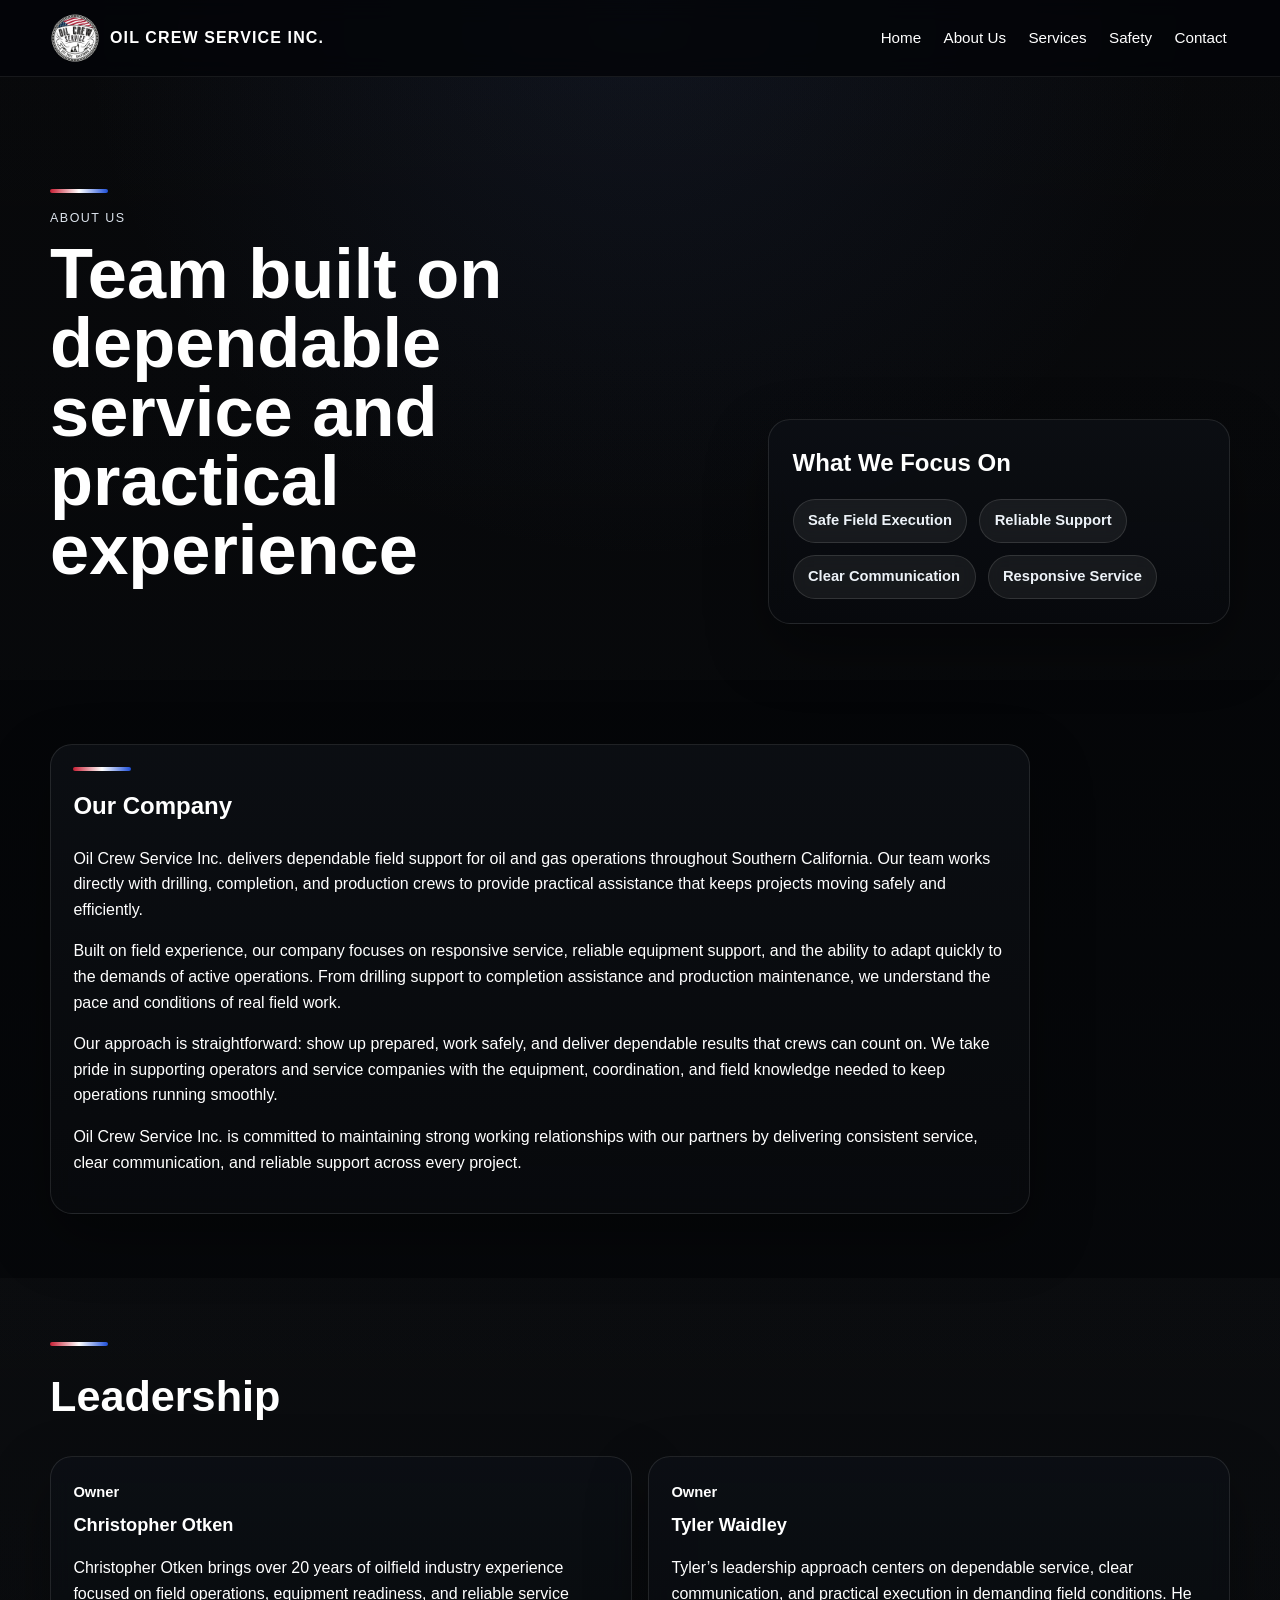
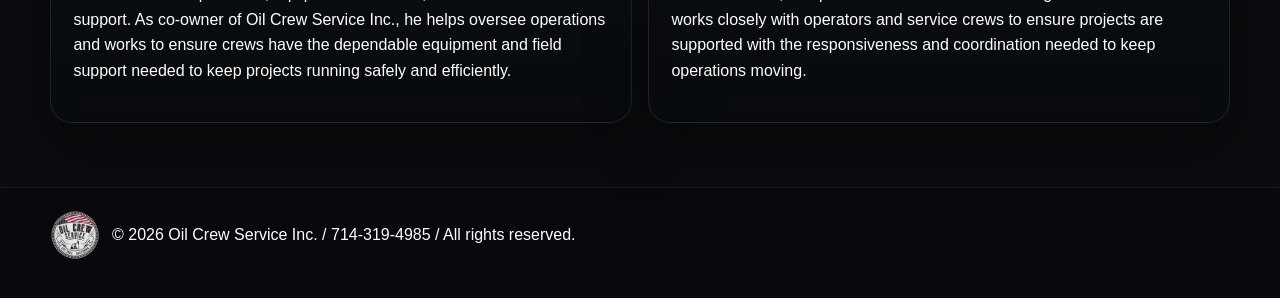
<file: about.html>
<!DOCTYPE html>
<html lang="en">
<head>
  <meta charset="UTF-8" />
  <meta name="viewport" content="width=device-width, initial-scale=1.0" />
  <title>About Us | Oil Crew Service Inc.</title>
  <meta name="description" content="Learn more about Oil Crew Service Inc., our field-first approach, and the leadership team behind our oilfield support services." />
  <meta name="theme-color" content="#0b0f14" />
  <link rel="icon" type="image/png" href="images/ocstrans.png">
  <link rel="icon" href="/images/octransfav.png" sizes="48x48" type="image/png">
  <link rel="stylesheet" href="styles.css" />
</head>
<body>
  <header class="topbar">
    <div class="container nav">
      <a href="index.html" class="brand" aria-label="Oil Crew Service Inc. home">
        <img src="images/ocstrans.png" alt="Oil Crew Service logo" class="brand-logo">
        <strong>Oil Crew Service Inc.</strong>
      </a>
      <button class="menu-toggle" aria-expanded="false" aria-controls="site-menu" aria-label="Open navigation menu">
        <span></span><span></span><span></span>
      </button>
      <nav class="nav-links" id="site-menu" aria-label="Main navigation">
        <a href="index.html">Home</a>
        <a href="about.html">About Us</a>
        <a href="services.html">Services</a>
        <a href="safety.html">Safety</a>
        <a href="contact.html">Contact</a>
      </nav>
    </div>
  </header>

  <main>
    <section class="about-page-hero section section-alt">
      <div class="container about-page-hero-inner">
        <div class="section-heading about-page-copy">
          <div class="accent-line"></div>
          <p class="services-kicker">About Us</p>
          <h1>Team built on dependable service and practical experience</h1>
        </div>

        <article class="card about-page-summary">
          <h2>What We Focus On</h2>
          <div class="services-badges">
            <span class="stat-pill">Safe Field Execution</span>
            <span class="stat-pill">Reliable Support</span>
            <span class="stat-pill">Clear Communication</span>
            <span class="stat-pill">Responsive Service</span>
          </div>
        </article>
      </div>
    </section>

    <section class="section">
      <div class="container">
        <div class="grid grid-1">
          <article class="card about-page-story">
            <div class="accent-line"></div>
            <h2>Our Company</h2>
            <p>
              Oil Crew Service Inc. delivers dependable field support for oil and gas operations throughout Southern California. Our team works directly with drilling, completion, and production crews to provide practical assistance that keeps projects moving safely and efficiently.
            </p>
            <p>
              Built on field experience, our company focuses on responsive service, reliable equipment support, and the ability to adapt quickly to the demands of active operations. From drilling support to completion assistance and production maintenance, we understand the pace and conditions of real field work.
            </p>
            <p>
              Our approach is straightforward: show up prepared, work safely, and deliver dependable results that crews can count on. We take pride in supporting operators and service companies with the equipment, coordination, and field knowledge needed to keep operations running smoothly.
            </p>
            <p>
              Oil Crew Service Inc. is committed to maintaining strong working relationships with our partners by delivering consistent service, clear communication, and reliable support across every project.
            </p>
          </article>
        </div>
      </div>
    </section>

    <section class="section section-alt">
      <div class="container">
        <div class="section-heading">
          <div class="accent-line"></div>
          <h2>Leadership</h2>
        </div>

        <div class="grid grid-2 leadership-grid">
          <article class="card leadership-card">
            <span class="owner-title">Owner</span>
            <h3>Christopher Otken</h3>
            <p>
              Christopher Otken brings over 20 years of oilfield industry experience focused on field operations, equipment readiness, and reliable service support. As co-owner of Oil Crew Service Inc., he helps oversee operations and works to ensure crews have the dependable equipment and field support needed to keep projects running safely and efficiently.
            </p>
          </article>

          <article class="card leadership-card">
            <span class="owner-title">Owner</span>
            <h3>Tyler Waidley</h3>
            <p>
              Tyler’s leadership approach centers on dependable service, clear communication, and practical execution in demanding field conditions. He works closely with operators and service crews to ensure projects are supported with the responsiveness and coordination needed to keep operations moving.
            </p>
          </article>
        </div>
      </div>
    </section>
  </main>

  <footer class="footer">
    <div class="container footer-inner">
      <div class="footer-brand">
        <img src="images/ocstrans.png" alt="Oil Crew Service logo">
        <span>© <span id="year"></span> Oil Crew Service Inc. / 714-319-4985 / All rights reserved.</span>
      </div>
    </div>
  </footer>

  <script>
    const menuToggle = document.querySelector('.menu-toggle');
    const navLinks = document.querySelector('.nav-links');

    if (menuToggle && navLinks) {
      menuToggle.addEventListener('click', () => {
        const isOpen = navLinks.classList.toggle('is-open');
        menuToggle.setAttribute('aria-expanded', String(isOpen));
        document.body.classList.toggle('menu-open', isOpen);
      });

      navLinks.querySelectorAll('a').forEach((link) => {
        link.addEventListener('click', () => {
          navLinks.classList.remove('is-open');
          menuToggle.setAttribute('aria-expanded', 'false');
          document.body.classList.remove('menu-open');
        });
      });
    }

    document.getElementById('year').textContent = new Date().getFullYear();
  </script>
</body>
</html>
</file>
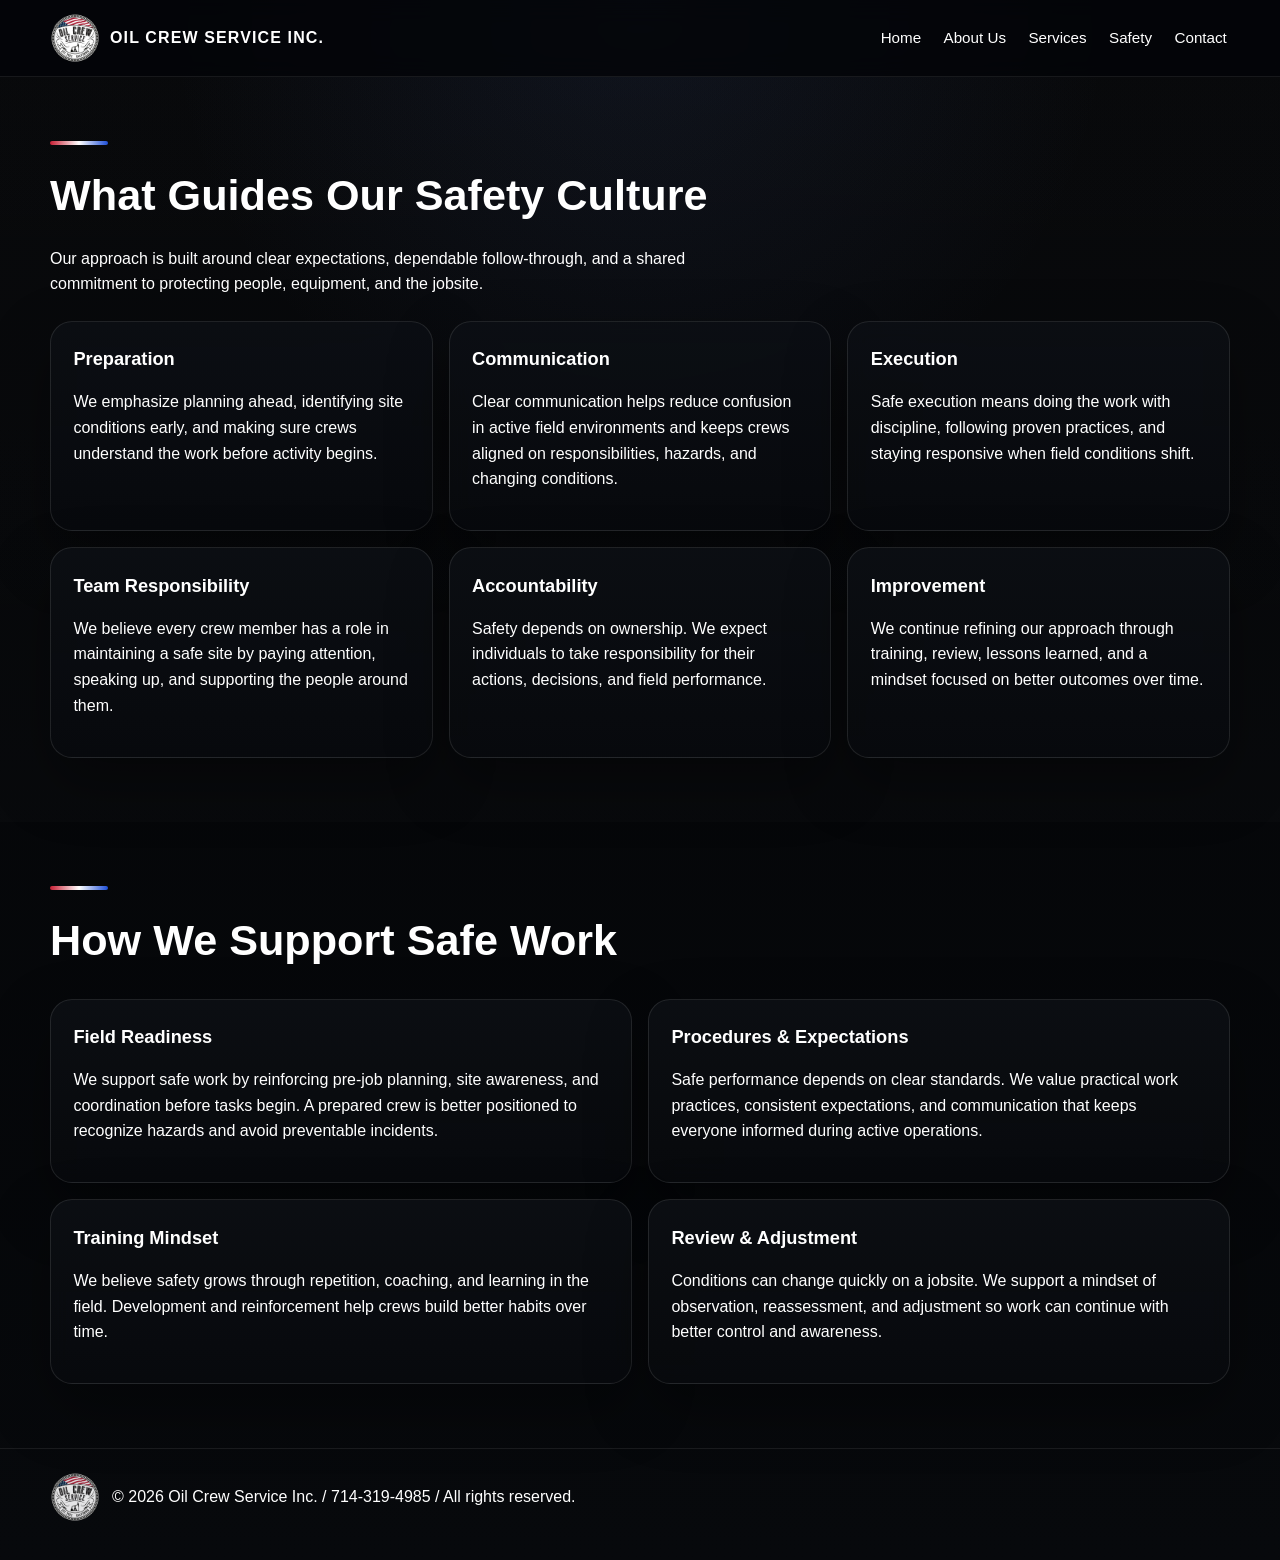
<file: safety.html>
<!DOCTYPE html>
<html lang="en">
<head>
  <meta charset="UTF-8" />
  <meta name="viewport" content="width=device-width, initial-scale=1.0" />
  <title>Safety | Oil Crew Service Inc.</title>
  <meta name="description" content="Learn about Oil Crew Service Inc.'s commitment to safe field execution, training, accountability, communication, and practical hazard awareness." />
  <meta name="theme-color" content="#0b0f14" />
  <link rel="stylesheet" href="styles.css" />
  <link rel="icon" type="image/png" href="images/ocstrans.png">
  <link rel="icon" href="/images/octransfav.png" sizes="48x48" type="image/png">
</head>
<body>
  <header class="topbar">
    <div class="container nav">
      <a href="index.html" class="brand" aria-label="Oil Crew Service Inc. home">
        <img src="images/ocstrans.png" alt="Oil Crew Service logo" class="brand-logo">
        <strong>Oil Crew Service Inc.</strong>
      </a>
      <button class="menu-toggle" aria-expanded="false" aria-controls="site-menu" aria-label="Open navigation menu">
        <span></span><span></span><span></span>
      </button>
      <nav class="nav-links" id="site-menu" aria-label="Main navigation">
        <a href="index.html">Home</a>
        <a href="about.html">About Us</a>
        <a href="services.html">Services</a>
        <a href="safety.html">Safety</a>
        <a href="contact.html">Contact</a>
      </nav>
    </div>
  </header>

  <main>
    <section class="section section-alt">
      <div class="container">
        <div class="section-heading">
          <div class="accent-line"></div>
          <h2>What Guides Our Safety Culture</h2>
          <p>Our approach is built around clear expectations, dependable follow-through, and a shared commitment to protecting people, equipment, and the jobsite.</p>
        </div>

        <div class="grid grid-3 safety-principles-grid">
          <article class="card safety-principle-card">
            <h3>Preparation</h3>
            <p>We emphasize planning ahead, identifying site conditions early, and making sure crews understand the work before activity begins.</p>
          </article>
          <article class="card safety-principle-card">
            <h3>Communication</h3>
            <p>Clear communication helps reduce confusion in active field environments and keeps crews aligned on responsibilities, hazards, and changing conditions.</p>
          </article>
          <article class="card safety-principle-card">
            <h3>Execution</h3>
            <p>Safe execution means doing the work with discipline, following proven practices, and staying responsive when field conditions shift.</p>
          </article>
          <article class="card safety-principle-card">
            <h3>Team Responsibility</h3>
            <p>We believe every crew member has a role in maintaining a safe site by paying attention, speaking up, and supporting the people around them.</p>
          </article>
          <article class="card safety-principle-card">
            <h3>Accountability</h3>
            <p>Safety depends on ownership. We expect individuals to take responsibility for their actions, decisions, and field performance.</p>
          </article>
          <article class="card safety-principle-card">
            <h3>Improvement</h3>
            <p>We continue refining our approach through training, review, lessons learned, and a mindset focused on better outcomes over time.</p>
          </article>
        </div>
      </div>
    </section>

    <section class="section">
      <div class="container">
        <div class="section-heading">
          <div class="accent-line"></div>
          <h2>How We Support Safe Work</h2>
        </div>

        <div class="grid grid-2 safety-support-grid">
          <article class="card">
            <h3>Field Readiness</h3>
            <p>We support safe work by reinforcing pre-job planning, site awareness, and coordination before tasks begin. A prepared crew is better positioned to recognize hazards and avoid preventable incidents.</p>
          </article>
          <article class="card">
            <h3>Procedures & Expectations</h3>
            <p>Safe performance depends on clear standards. We value practical work practices, consistent expectations, and communication that keeps everyone informed during active operations.</p>
          </article>
          <article class="card">
            <h3>Training Mindset</h3>
            <p>We believe safety grows through repetition, coaching, and learning in the field. Development and reinforcement help crews build better habits over time.</p>
          </article>
          <article class="card">
            <h3>Review & Adjustment</h3>
            <p>Conditions can change quickly on a jobsite. We support a mindset of observation, reassessment, and adjustment so work can continue with better control and awareness.</p>
          </article>
        </div>
      </div>
    </section>
  </main>

  <footer class="footer">
    <div class="container footer-inner">
      <div class="footer-brand">
        <img src="images/ocstrans.png" alt="Oil Crew Service logo">
        <span>© <span id="year"></span> Oil Crew Service Inc. / 714-319-4985 / All rights reserved.</span>
      </div>
    </div>
  </footer>

  <script>
    const menuToggle = document.querySelector('.menu-toggle');
    const navLinks = document.querySelector('.nav-links');

    if (menuToggle && navLinks) {
      menuToggle.addEventListener('click', () => {
        const isOpen = navLinks.classList.toggle('is-open');
        menuToggle.setAttribute('aria-expanded', String(isOpen));
        document.body.classList.toggle('menu-open', isOpen);
      });

      navLinks.querySelectorAll('a').forEach((link) => {
        link.addEventListener('click', () => {
          navLinks.classList.remove('is-open');
          menuToggle.setAttribute('aria-expanded', 'false');
          document.body.classList.remove('menu-open');
        });
      });
    }

    document.getElementById('year').textContent = new Date().getFullYear();
  </script>
</body>
</html>
</file>
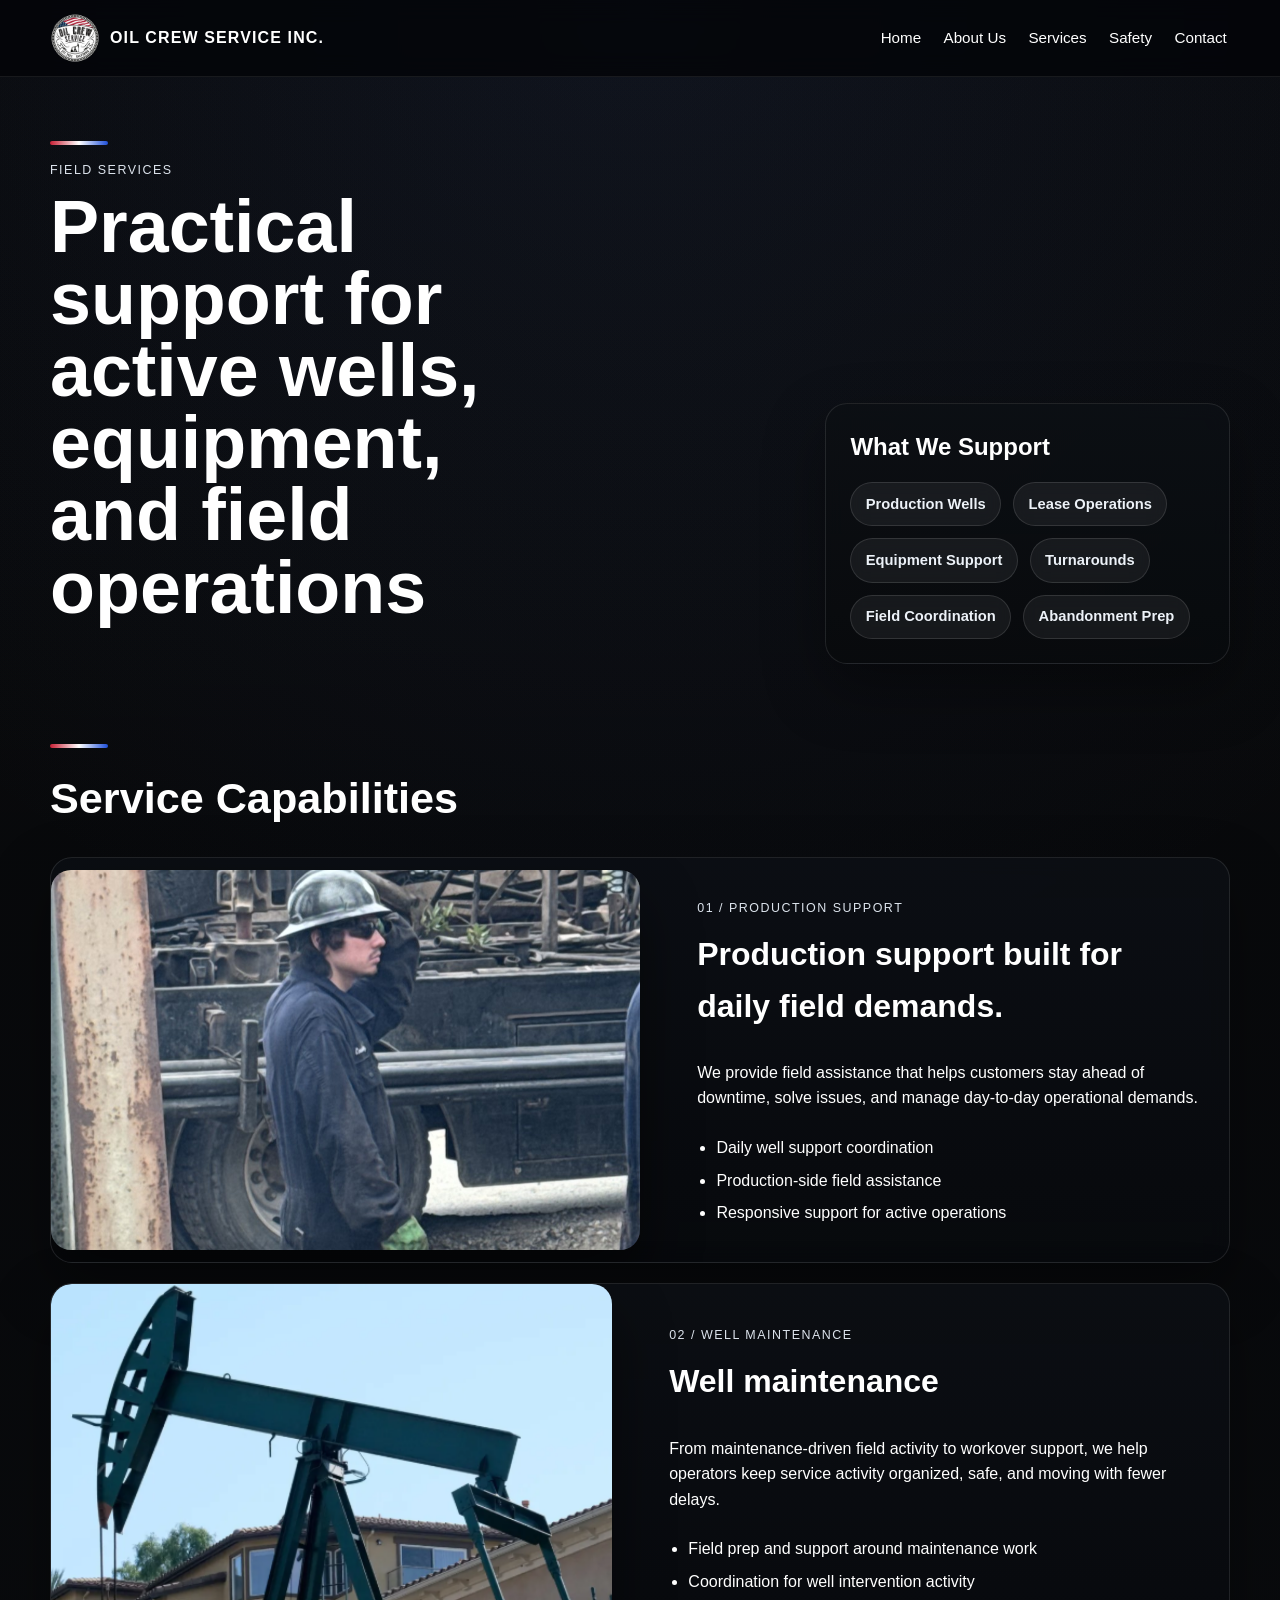
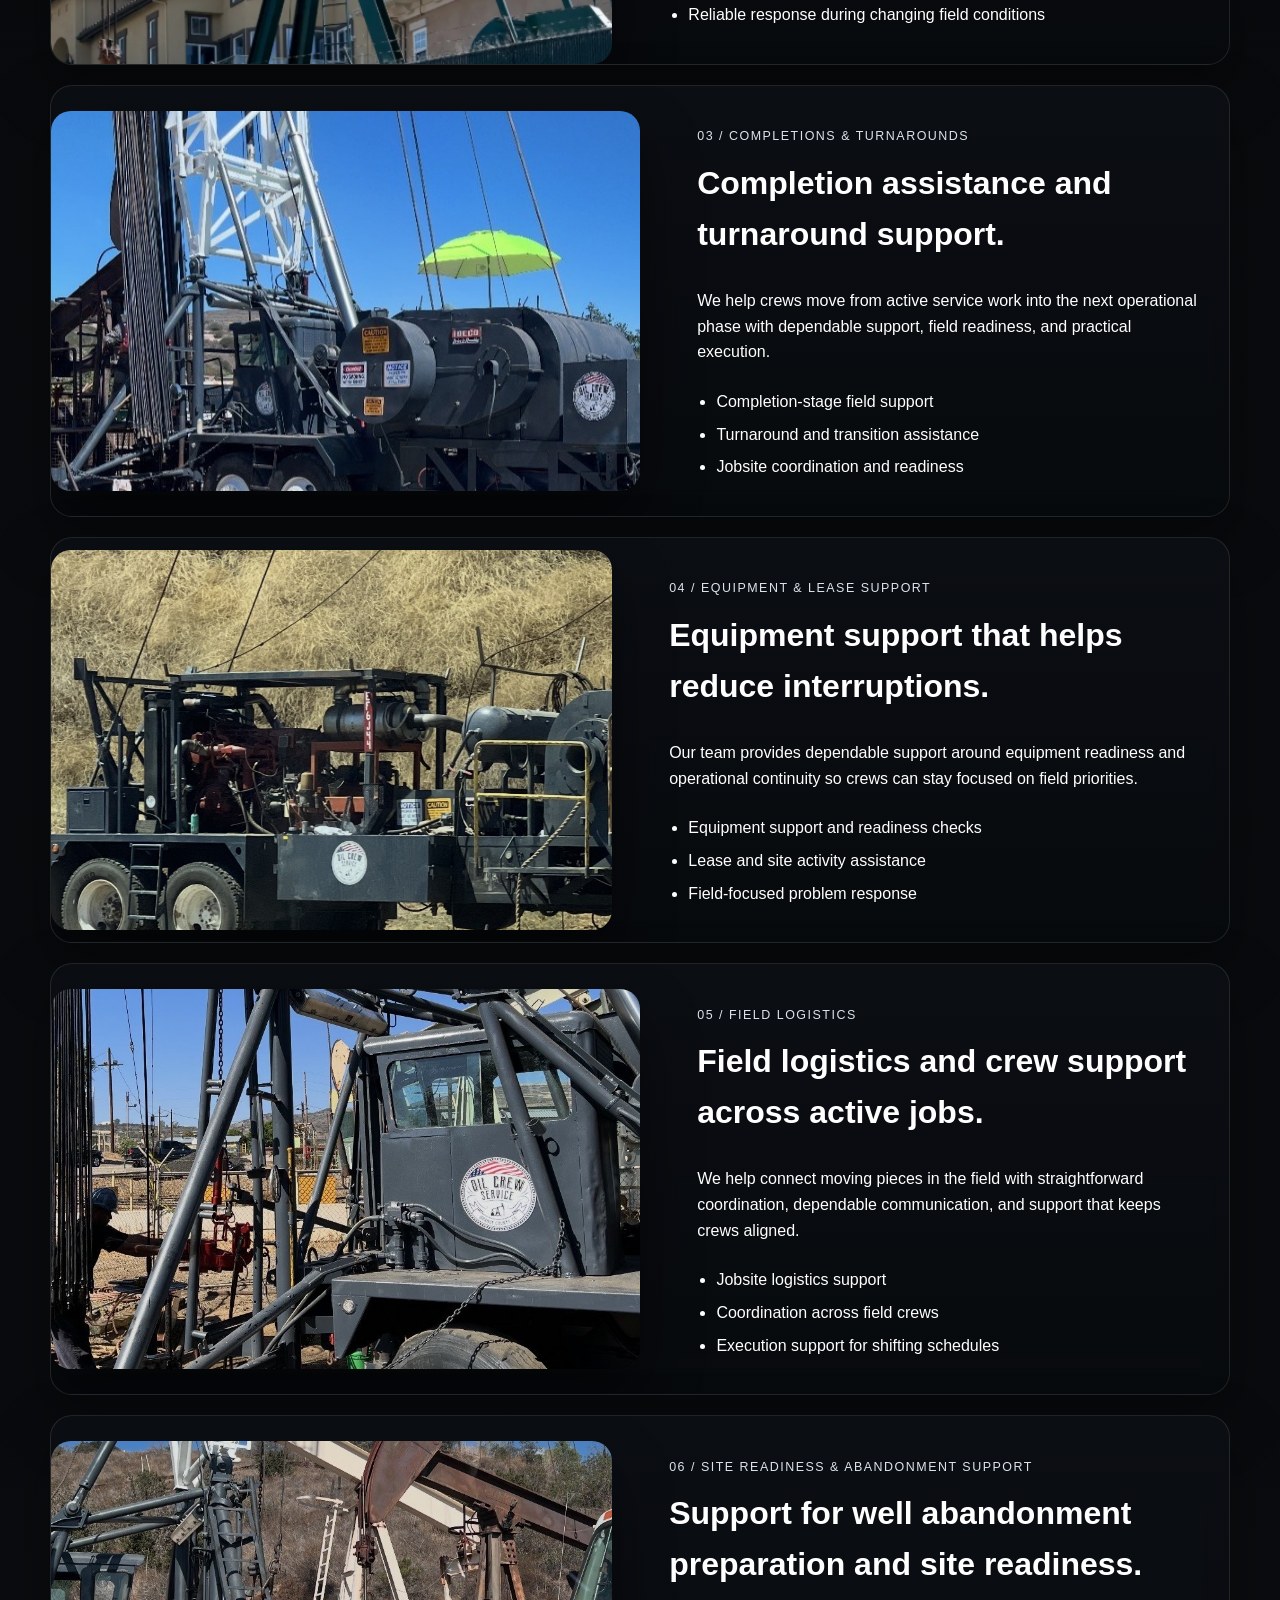
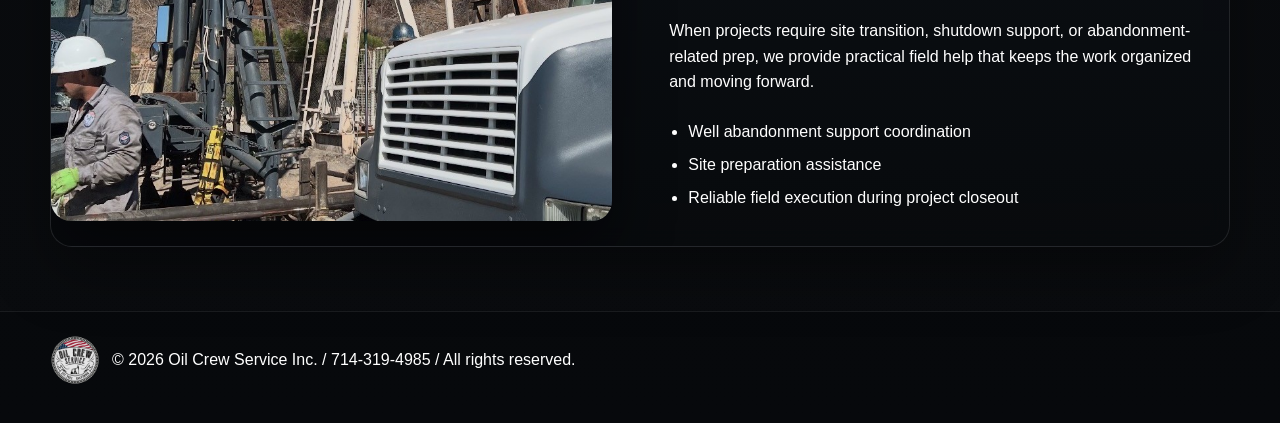
<file: services.html>
<!DOCTYPE html>
<html lang="en">
<head>
  <meta charset="UTF-8" />
  <meta name="viewport" content="width=device-width, initial-scale=1.0" />
  <title>Services | Oil Crew Service Inc.</title>
  <meta name="description" content="Explore Oil Crew Service Inc. field service capabilities, including production support, well maintenance, completions assistance, equipment support, logistics, and site readiness." />
  <meta name="theme-color" content="#0b0f14" />
  <link rel="icon" type="image/png" href="images/ocstrans.png">
  <link rel="icon" href="/images/octransfav.png" sizes="48x48" type="image/png">
  <link rel="stylesheet" href="styles.css" />
</head>
<body>
  <header class="topbar">
    <div class="container nav">
      <a href="index.html" class="brand" aria-label="Oil Crew Service Inc. home">
        <img src="images/ocstrans.png" alt="Oil Crew Service logo" class="brand-logo">
        <strong>Oil Crew Service Inc.</strong>
      </a>
      <button class="menu-toggle" aria-expanded="false" aria-controls="site-menu" aria-label="Open navigation menu">
        <span></span><span></span><span></span>
      </button>
      <nav class="nav-links" id="site-menu" aria-label="Main navigation">
        <a href="index.html">Home</a>
        <a href="about.html">About Us</a>
        <a href="services.html">Services</a>
        <a href="safety.html">Safety</a>
        <a href="contact.html">Contact</a>
      </nav>
    </div>
  </header>

  <main>

    <section id="service-list" class="section section-alt">
      <div class="container services-hero-inner">
        <div class="section-heading services-hero-copy">
          <div class="accent-line"></div>
          <p class="services-kicker">Field Services</p>
          <h1>Practical support for active wells, equipment, and field operations</h1>
        </div>

        <div class="services-hero-panel card">
          <h2>What We Support</h2>
          <div class="services-badges">
            <span class="stat-pill">Production Wells</span>
            <span class="stat-pill">Lease Operations</span>
            <span class="stat-pill">Equipment Support</span>
            <span class="stat-pill">Turnarounds</span>
            <span class="stat-pill">Field Coordination</span>
            <span class="stat-pill">Abandonment Prep</span>
          </div>
        </div>
      </div>
      <div class="container services-list-intro">
        <div class="section-heading">
          <div class="accent-line"></div>
          <h2>Service Capabilities</h2>
        </div>

        <div class="service-stack">
          <article class="service-feature card">
            <div class="service-feature-media">
              <img src="images/IMG_1576.jpg"/>
            </div>
            <div class="service-feature-copy">
              <p class="service-label">01 / Production Support</p>
              <h3>Production support built for daily field demands.</h3>
              <p>We provide field assistance that helps customers stay ahead of downtime, solve issues, and manage day-to-day operational demands.</p>
              <ul class="service-points">
                <li>Daily well support coordination</li>
                <li>Production-side field assistance</li>
                <li>Responsive support for active operations</li>
              </ul>
            </div>
          </article>

          <article class="service-feature card service-feature-reverse">
            <div class="service-feature-media">
              <img src="images/IMG_1550.png"/>
            </div>
            <div class="service-feature-copy">
              <p class="service-label">02 / Well Maintenance</p>
              <h3>Well maintenance</h3>
              <p>From maintenance-driven field activity to workover support, we help operators keep service activity organized, safe, and moving with fewer delays.</p>
              <ul class="service-points">
                <li>Field prep and support around maintenance work</li>
                <li>Coordination for well intervention activity</li>
                <li>Reliable response during changing field conditions</li>
              </ul>
            </div>
          </article>

          <article class="service-feature card">
            <div class="service-feature-media">
              <img src="images/IMG_1590.jpg"/>
            </div>
            <div class="service-feature-copy">
              <p class="service-label">03 / Completions & Turnarounds</p>
              <h3>Completion assistance and turnaround support.</h3>
              <p>We help crews move from active service work into the next operational phase with dependable support, field readiness, and practical execution.</p>
              <ul class="service-points">
                <li>Completion-stage field support</li>
                <li>Turnaround and transition assistance</li>
                <li>Jobsite coordination and readiness</li>
              </ul>
            </div>
          </article>

          <article class="service-feature card service-feature-reverse">
            <div class="service-feature-media">
              <img src="images/IMG_1584.jpg"/>
            </div>
            <div class="service-feature-copy">
              <p class="service-label">04 / Equipment & Lease Support</p>
              <h3>Equipment support that helps reduce interruptions.</h3>
              <p>Our team provides dependable support around equipment readiness and operational continuity so crews can stay focused on field priorities.</p>
              <ul class="service-points">
                <li>Equipment support and readiness checks</li>
                <li>Lease and site activity assistance</li>
                <li>Field-focused problem response</li>
              </ul>
            </div>
          </article>

          <article class="service-feature card">
            <div class="service-feature-media">
              <img src="images/IMG_1591.jpg"/>
            </div>
            <div class="service-feature-copy">
              <p class="service-label">05 / Field Logistics</p>
              <h3>Field logistics and crew support across active jobs.</h3>
              <p>We help connect moving pieces in the field with straightforward coordination, dependable communication, and support that keeps crews aligned.</p>
              <ul class="service-points">
                <li>Jobsite logistics support</li>
                <li>Coordination across field crews</li>
                <li>Execution support for shifting schedules</li>
              </ul>
            </div>
          </article>

          <article class="service-feature card service-feature-reverse">
            <div class="service-feature-media">
              <img src="images/IMG_1589.jpg"/>
            </div>
            <div class="service-feature-copy">
              <p class="service-label">06 / Site Readiness & Abandonment Support</p>
              <h3>Support for well abandonment preparation and site readiness.</h3>
              <p>When projects require site transition, shutdown support, or abandonment-related prep, we provide practical field help that keeps the work organized and moving forward.</p>
              <ul class="service-points">
                <li>Well abandonment support coordination</li>
                <li>Site preparation assistance</li>
                <li>Reliable field execution during project closeout</li>
              </ul>
            </div>
          </article>
        </div>
      </div>
    </section>
  </main>

  <footer class="footer">
    <div class="container footer-inner">
      <div class="footer-brand">
        <img src="images/ocstrans.png" alt="Oil Crew Service logo">
        <span>© <span id="year"></span> Oil Crew Service Inc. / 714-319-4985 / All rights reserved.</span>
      </div>
    </div>
  </footer>

  <script>
    const menuToggle = document.querySelector('.menu-toggle');
    const navLinks = document.querySelector('.nav-links');

    if (menuToggle && navLinks) {
      menuToggle.addEventListener('click', () => {
        const isOpen = navLinks.classList.toggle('is-open');
        menuToggle.setAttribute('aria-expanded', String(isOpen));
        document.body.classList.toggle('menu-open', isOpen);
      });

      navLinks.querySelectorAll('a').forEach((link) => {
        link.addEventListener('click', () => {
          navLinks.classList.remove('is-open');
          menuToggle.setAttribute('aria-expanded', 'false');
          document.body.classList.remove('menu-open');
        });
      });
    }

    document.getElementById('year').textContent = new Date().getFullYear();
  </script>
</body>
</html>
</file>
<file: styles.css>
:root {
  --black: #050608;
  --black-soft: rgba(10, 12, 16, 0.84);
  --panel-border: rgba(255, 255, 255, 0.1);
  --white: #ffffff;
  --white-soft: #dce3ec;
  --red: #c81f34;
  --red-soft: #ff6b7c;

  --blue: #1d4ed8;
  --blue-soft: #5a8bff;
  --shadow: 0 24px 60px rgba(0, 0, 0, 0.35);
  --radius: 22px;
  --max-width: 1180px;
}

* {
  box-sizing: border-box;
}

html {
  scroll-behavior: smooth;
}

body {
  margin: 0;
  font-family: Arial, Helvetica, sans-serif;
  background:
    radial-gradient(circle at top, rgba(73, 100, 169, 0.12), transparent 28%),
    linear-gradient(180deg, #030406 0%, #07090c 100%);
  color: var(--white);
  line-height: 1.6;
  overflow-x: hidden;
}

a {
  color: inherit;
  text-decoration: none;
}

.container {
  width: min(var(--max-width), calc(100% - 1.4rem));
  margin: 0 auto;
}

/* ===== Topbar / Nav ===== */

.topbar {
  position: sticky;
  top: 0;
  z-index: 100;
  backdrop-filter: blur(12px);
  background: rgba(4, 6, 9, 0.8);
  border-bottom: 1px solid rgba(255, 255, 255, 0.08);
}

.nav {
  min-height: 72px;
  display: flex;
  align-items: center;
  justify-content: space-between;
  gap: 1rem;
  padding: 0.8rem 0;
}

.brand {
  display: flex;
  flex-direction: column;
  gap: 0.18rem;
}

.brand strong {
  font-size: 1rem;
  letter-spacing: 0.07em;
  text-transform: uppercase;
}

.brand span {
  font-size: 0.82rem;
  letter-spacing: 0.05em;
  text-transform: uppercase;
  opacity: 0.9;
}

.nav-links {
  display: flex;
  flex-wrap: wrap;
  gap: 1rem;
  font-size: 0.95rem;
  align-items: center;
}

.nav-links a {
  padding: 0.45rem 0.2rem;
  position: relative;
}

.nav-links a:hover,
.nav-links a:focus-visible {
  color: var(--white);
}

.nav-links a::after {
  content: "";
  position: absolute;
  left: 0.2rem;
  right: 0.2rem;
  bottom: 0.1rem;
  height: 2px;
  border-radius: 999px;
  background: linear-gradient(90deg, var(--red), #ffffff, var(--blue));
  opacity: 0;
  transform: scaleX(0.4);
  transition: 0.2s ease;
}

.nav-links a:hover::after,
.nav-links a:focus-visible::after {
  opacity: 1;
  transform: scaleX(1);
}

.menu-toggle {
  display: none;
  width: 48px;
  height: 48px;
  border: 1px solid rgba(255, 255, 255, 0.14);
  border-radius: 14px;
  background: rgba(255, 255, 255, 0.05);
  align-items: center;
  justify-content: center;
  flex-direction: column;
  gap: 5px;
  cursor: pointer;
}

.menu-toggle span {
  width: 20px;
  height: 2px;
  background: var(--white);
  border-radius: 999px;
}

body.menu-open {
  overflow: hidden;
}

/* ===== Hero ===== */

.hero {
  position: relative;
  min-height: 100vh;
  display: flex;
  align-items: center;
  overflow: hidden;
}

.hero-content {
  position: relative;
  z-index: 10;
  padding: 7rem 0 4rem;
}

.hero-content h1 {
  margin: 0 0 1rem;
  font-size: clamp(2.7rem, 7vw, 5.4rem);
  line-height: 0.98;
  max-width: 10ch;
  text-wrap: balance;
}

.hero-text {
  max-width: 680px;
  font-size: 1.06rem;
  margin: 0 0 1.5rem;
}

.eyebrow {
  display: inline-flex;
  align-items: center;
  padding: 0.38rem 0.85rem;
  border-radius: 999px;
  margin-bottom: 1rem;
  font-size: 0.84rem;
  font-weight: 700;
  letter-spacing: 0.03em;
  color: #fff4f4;
  background: linear-gradient(90deg, rgba(200, 31, 52, 0.28), rgba(79, 134, 255, 0.22));
  border: 1px solid rgba(255, 255, 255, 0.12);
}

.hero-actions {
  display: flex;
  flex-wrap: wrap;
  gap: 0.85rem;
  margin-bottom: 1.5rem;
}

.hero-stats {
  display: flex;
  flex-wrap: wrap;
  gap: 0.75rem;
  margin: 0 0 1.25rem;
}

.stat-pill {
  padding: 0.58rem 0.9rem;
  border: 1px solid rgba(255, 255, 255, 0.12);
  background: rgba(255, 255, 255, 0.06);
  border-radius: 999px;
  color: #edf2f8;
  font-size: 0.92rem;
  font-weight: 700;
  backdrop-filter: blur(8px);
}

.hero-cards,
.grid {
  display: grid;
  gap: 1rem;
}

.hero-cards {
  grid-template-columns: repeat(3, minmax(0, 1fr));
  max-width: 820px;
}

/* ===== Buttons / Cards ===== */

.btn {
  display: inline-flex;
  align-items: center;
  justify-content: center;
  padding: 0.95rem 1.25rem;
  border-radius: 999px;
  font-weight: 700;
  border: 1px solid transparent;
  transition: transform 0.18s ease, background 0.18s ease, border-color 0.18s ease;
}

.btn:hover,
.btn:focus-visible {
  transform: translateY(-1px);
}

.btn-primary {
  color: #ffffff;
  background: linear-gradient(135deg, #4a2c17, #7a4a24);
  box-shadow: 0 18px 38px rgba(0, 0, 0, 0.35);
}

.btn-secondary {
  color: var(--white);
  background: rgba(255, 255, 255, 0.06);
  border-color: rgba(255, 255, 255, 0.16);
}

.contact-btn {
  margin-top: 0.75rem;
}

.mini-card,
.card {
  background: linear-gradient(180deg, rgba(12, 15, 20, 0.92), rgba(8, 10, 13, 0.9));
  border: 1px solid var(--panel-border);
  border-radius: var(--radius);
  box-shadow: var(--shadow);
  backdrop-filter: blur(10px);
  transition: transform 0.18s ease, border-color 0.18s ease, box-shadow 0.18s ease;
}

.mini-card {
  padding: 1rem;
}

.card {
  padding: 1.4rem;
}

.card:hover,
.mini-card:hover {
  transform: translateY(-3px);
  border-color: rgba(255, 255, 255, 0.16);
}

.mini-card strong {
  display: block;
  margin-bottom: 0.3rem;
  font-size: 1.06rem;
}

.card h2,
.card h3,
.section-heading h2 {
  margin-top: 0;
}

.card h3 {
  margin-bottom: 0.45rem;
  font-size: 1.14rem;
}

/* ===== Background Scene ===== */

.hero-background {
  position: absolute;
  inset: 0;
  z-index: 1;
  overflow: hidden;
}

.sky-gradient {
  position: absolute;
  inset: 0;
  background:
    radial-gradient(circle at 50% 34%, rgba(255, 192, 108, 0.34), transparent 15%),
    linear-gradient(
      180deg,
      #284b97 0%,
      #6483d8 18%,
      #f4a35e 42%,
      #db6344 58%,
      #52262a 78%,
      #090b0e 100%
    );
}

.sun-glow {
  position: absolute;
  width: 48rem;
  height: 48rem;
  border-radius: 50%;
  left: 50%;
  top: 29%;
  transform: translate(-50%, -50%);
  background: radial-gradient(circle, rgba(255, 203, 128, 0.62) 0%, rgba(255, 142, 74, 0.24) 34%, rgba(255, 98, 52, 0.08) 62%, transparent 78%);
  filter: blur(42px);
}

.sun-disk {
  position: absolute;
  left: 50%;
  top: 31%;
  transform: translate(-50%, -50%);
  width: clamp(130px, 14vw, 220px);
  height: clamp(130px, 14vw, 220px);
  border-radius: 50%;
  background: radial-gradient(circle, #fff3d0 0%, #ffc978 38%, #ff8e52 72%, rgba(255, 142, 82, 0.18) 100%);
  box-shadow: 0 0 100px rgba(255, 160, 88, 0.35);
  opacity: 0.96;
}

.cloud {
  position: absolute;
  height: 28px;
  border-radius: 999px;
  background: rgba(255, 255, 255, 0.11);
  filter: blur(10px);
  opacity: 0.8;
}

.cloud::before,
.cloud::after {
  content: "";
  position: absolute;
  background: rgba(255, 255, 255, 0.12);
  border-radius: 999px;
}

.cloud-1 {
  width: 220px;
  left: 15%;
  top: 16%;
}

.cloud-1::before {
  width: 100px;
  height: 34px;
  left: 22px;
  top: -12px;
}

.cloud-1::after {
  width: 140px;
  height: 38px;
  right: 18px;
  top: -8px;
}

.cloud-2 {
  width: 260px;
  right: 14%;
  top: 20%;
}

.cloud-2::before {
  width: 120px;
  height: 36px;
  left: 20px;
  top: -10px;
}

.cloud-2::after {
  width: 155px;
  height: 40px;
  right: 18px;
  top: -6px;
}

.scene {
  position: absolute;
  inset: 0;
  overflow: hidden;
}

.hill {
  position: absolute;
  left: -28%;
  width: 160%;
  border-radius: 50%;
}

.hill-far {
  bottom: 21%;
  left: -30%;
  width: 166%;
  height: 32%;
  background: linear-gradient(180deg, #574431 0%, #382a24 70%, #2a2221 100%);
  transform: rotate(-3deg);
}

.hill-mid {
  bottom: 12%;
  left: -24%;
  width: 156%;
  height: 26%;
  background: linear-gradient(180deg, #473728 0%, #2c221f 72%, #1f1919 100%);
  transform: rotate(2deg);
}

.hill-near {
  bottom: 4.5%;
  left: -26%;
  width: 160%;
  height: 22%;
  background: linear-gradient(180deg, #2c231d 0%, #181517 100%);
  box-shadow: inset 0 24px 90px rgba(255, 145, 76, 0.14);
}

.hill-seam-cover {
  position: absolute;
  right: -12%;
  bottom: 13.5%;
  width: 42%;
  height: 23%;
  background: linear-gradient(180deg, #433329 0%, #241d1d 100%);
  border-radius: 50%;
  transform: rotate(-6deg);
  opacity: 0.98;
}

.ground-line {
  position: absolute;
  left: 0;
  right: 0;
  bottom: 11.6%;
  height: 1px;
  background: linear-gradient(90deg, transparent, rgba(255, 213, 167, 0.28), transparent);
}

.ground {
  position: absolute;
  left: 0;
  right: 0;
  bottom: 0;
  height: 13%;
  background:
    linear-gradient(180deg, rgba(31, 25, 25, 0.98), rgba(5, 6, 8, 1)),
    repeating-linear-gradient(
      90deg,
      rgba(255, 255, 255, 0.02) 0 2px,
      transparent 2px 16px
    );
}

/* ===== Bushes ===== */

.bushes {
  position: absolute;
  left: -4%;
  width: 108%;
  background-repeat: repeat-x;
  background-size: 160px 100%;
  opacity: 0.98;
}

.bushes-front {
  bottom: 4.1%;
  height: 76px;
  background-image:
    radial-gradient(circle at 16px 70px, #2b4f16 0 24px, transparent 25px),
    radial-gradient(circle at 48px 56px, #355f1d 0 30px, transparent 31px),
    radial-gradient(circle at 85px 72px, #234311 0 24px, transparent 25px),
    radial-gradient(circle at 118px 54px, #2f5718 0 28px, transparent 29px),
    radial-gradient(circle at 152px 68px, #254713 0 24px, transparent 25px);
  opacity: 0.95;
}

.brush-scatter {
  position: absolute;
  inset: 0;
  pointer-events: none;
  opacity: 0.95;
}

.brush-clump {
  position: absolute;
  width: 180px;
  height: 90px;
  background-repeat: no-repeat;
  background-image:
    radial-gradient(circle at 16px 62px, #2b4f16 0 12px, transparent 13px),
    radial-gradient(circle at 38px 54px, #355f1d 0 15px, transparent 16px),
    radial-gradient(circle at 63px 67px, #234311 0 13px, transparent 14px),
    radial-gradient(circle at 88px 52px, #2f5718 0 16px, transparent 17px),
    radial-gradient(circle at 116px 64px, #254713 0 14px, transparent 15px),
    radial-gradient(circle at 142px 58px, #31551c 0 13px, transparent 14px);
  filter: blur(0.15px);
}

/* lower / mid hill */
.brush-a { left: 8%; bottom: 21.5%; transform: scale(0.72); opacity: 0.45; }
.brush-b { left: 18%; bottom: 17.8%; transform: scale(0.82); opacity: 0.55; }
.brush-c { left: 31%; bottom: 23.2%; transform: scale(0.62); opacity: 0.42; }
.brush-d { left: 42%; bottom: 18.6%; transform: scale(0.76); opacity: 0.52; }
.brush-e { left: 55%; bottom: 22.4%; transform: scale(0.64); opacity: 0.40; }
.brush-f { left: 67%; bottom: 17.2%; transform: scale(0.86); opacity: 0.58; }
.brush-g { left: 79%; bottom: 20.8%; transform: scale(0.68); opacity: 0.46; }
.brush-h { left: 88%; bottom: 15.9%; transform: scale(0.94); opacity: 0.62; }

.brush-mid-1 { left: 12%; bottom: 12.8%; transform: scale(0.92); opacity: 0.62; }
.brush-mid-2 { left: 26%; bottom: 10.8%; transform: scale(1.02); opacity: 0.70; }
.brush-mid-3 { left: 48%; bottom: 13.4%; transform: scale(0.88); opacity: 0.58; }
.brush-mid-4 { left: 62%; bottom: 11.2%; transform: scale(1.05); opacity: 0.72; }
.brush-mid-5 { left: 84%; bottom: 12.6%; transform: scale(0.94); opacity: 0.64; }

/* upper hill */
.brush-upper-mid-1 { left: 12%; bottom: 28%; transform: scale(0.56); opacity: 0.36; }
.brush-upper-mid-2 { left: 28%; bottom: 27.5%; transform: scale(0.58); opacity: 0.38; }
.brush-upper-mid-3 { left: 47%; bottom: 29%; transform: scale(0.54); opacity: 0.34; }
.brush-upper-mid-4 { left: 63%; bottom: 27.8%; transform: scale(0.60); opacity: 0.40; }
.brush-upper-mid-5 { left: 78%; bottom: 29.5%; transform: scale(0.55); opacity: 0.35; }

/* top hill */
.brush-top-1 { left: 6%; bottom: 31%; transform: scale(0.50); opacity: 0.32; }
.brush-top-2 { left: 20%; bottom: 32%; transform: scale(0.46); opacity: 0.30; }
.brush-top-3 { left: 35%; bottom: 30.5%; transform: scale(0.48); opacity: 0.31; }
.brush-top-4 { left: 50%; bottom: 33%; transform: scale(0.44); opacity: 0.28; }
.brush-top-5 { left: 66%; bottom: 31.5%; transform: scale(0.50); opacity: 0.32; }
.brush-top-6 { left: 80%; bottom: 32%; transform: scale(0.46); opacity: 0.29; }

/* far / skyline */
.brush-far-1 { left: 6%; bottom: 38%; transform: scale(0.38); opacity: 0.25; }
.brush-far-2 { left: 18%; bottom: 39%; transform: scale(0.36); opacity: 0.24; }
.brush-far-3 { left: 32%; bottom: 37.5%; transform: scale(0.40); opacity: 0.26; }
.brush-far-4 { left: 48%; bottom: 39%; transform: scale(0.34); opacity: 0.23; }
.brush-far-5 { left: 62%; bottom: 38%; transform: scale(0.38); opacity: 0.25; }
.brush-far-6 { left: 76%; bottom: 39.5%; transform: scale(0.35); opacity: 0.23; }
.brush-far-7 { left: 90%; bottom: 38%; transform: scale(0.36); opacity: 0.24; }

/* ===== Pumpjacks ===== */

.pumpjack {
  position: absolute;
  color: #060708;
  filter: drop-shadow(0 20px 24px rgba(0, 0, 0, 0.28));
  transform-origin: bottom center;
}

/* scattered across hills */
.pumpjack-left {
  left: 3%;
  bottom: 19%;
  width: 260px;
  height: 192px;
  opacity: 0.82;
}

.pumpjack-mid-left {
  left: 20%;
  bottom: 43%;
  width: 220px;
  height: 162px;
  opacity: 0.84;
}

.pumpjack-center {
  left: 50%;
  bottom: 15%;
  width: 440px;
  height: 325px;
  transform: translateX(-50%);
  opacity: 1;
}

.pumpjack-mid-right {
  left: 75%;
  bottom: 47%;
  width: 245px;
  height: 180px;
  opacity: 0.84;
}

.pumpjack-right {
  right: 2%;
  bottom: 18%;
  width: 290px;
  height: 214px;
  opacity: 0.85;
}

.pumpjack-base {
  position: absolute;
  left: 14%;
  bottom: 0;
  width: 52%;
  height: 18px;
  background: currentColor;
  border-radius: 999px;
}

.pumpjack-tower {
  position: absolute;
  left: 29%;
  bottom: 8px;
  width: 25%;
  height: 60%;
  background:
    linear-gradient(currentColor, currentColor) 28% 0 / 2px 100% no-repeat,
    linear-gradient(currentColor, currentColor) 72% 0 / 2px 100% no-repeat;
}

.pumpjack-tower::before,
.pumpjack-tower::after {
  content: "";
  position: absolute;
  bottom: 0;
  width: 5px;
  height: 100%;
  background: currentColor;
  border-radius: 999px;
}

.pumpjack-tower::before {
  left: 8%;
  transform: skewX(-16deg);
  box-shadow: 16px 0 0 currentColor;
}

.pumpjack-tower::after {
  right: 8%;
  transform: skewX(16deg);
  box-shadow: -16px 0 0 currentColor;
}

.pumpjack-tower span {
  position: absolute;
  left: 4%;
  right: 4%;
  height: 4px;
  background: currentColor;
  border-radius: 999px;
}

.pumpjack-tower span:nth-child(1) { bottom: 21%; }
.pumpjack-tower span:nth-child(2) { bottom: 41%; }
.pumpjack-tower span:nth-child(3) { bottom: 61%; }

.pumpjack-head {
  position: absolute;
  left: 10%;
  top: 32%;
  width: 58%;
  height: 20%;
  transform-origin: 32% 48%;
  animation: pumpjack-rock 3s ease-in-out infinite;
}

.beam {
  position: absolute;
  left: 16%;
  top: 37%;
  width: 70%;
  height: 8px;
  background: currentColor;
  border-radius: 999px;
}

.beam::before {
  content: "";
  position: absolute;
  left: -2%;
  top: -1px;
  width: 14%;
  height: 8px;
  background: currentColor;
  border-radius: 999px;
}

.beam::after {
  content: "";
  position: absolute;
  right: -1%;
  top: 50%;
  width: 11%;
  height: 4px;
  background: currentColor;
  border-radius: 999px;
  transform: translateY(-50%) rotate(2deg);
  transform-origin: left center;
}

.horsehead {
  position: absolute;
  left: 4%;
  top: -6%;
  width: 24%;
  height: 116%;
  background: currentColor;
  clip-path: polygon(78% 0, 96% 8%, 90% 100%, 44% 100%, 28% 90%, 18% 72%, 16% 55%, 20% 36%, 31% 18%, 48% 5%);
}

.horsehead::before {
  content: "";
  position: absolute;
  left: 52%;
  top: 80%;
  width: 6px;
  height: 22%;
  background: currentColor;
  border-radius: 999px;
}

.horsehead::after {
  content: "";
  position: absolute;
  left: 48%;
  top: 97%;
  width: 14%;
  height: 7px;
  background: currentColor;
  border-radius: 999px;
  transform: translateX(-50%);
}

.pivot {
  position: absolute;
  left: 30%;
  top: 15%;
  width: 10.5%;
  aspect-ratio: 1;
  border-radius: 50%;
  background: currentColor;
}

.counterweight {
  position: absolute;
  left: 42%;
  top: 8%;
  width: 11%;
  height: 30%;
  background: currentColor;
  border-radius: 3px;
  transform: rotate(-18deg);
}

.pumpjack-head::before {
  content: "";
  position: absolute;
  left: 16.5%;
  top: 58%;
  width: 1.3%;
  height: 45%;
  background: currentColor;
  box-shadow: 10px 0 0 currentColor;
  opacity: 0.95;
}

/* static rod */
.pumpjack-rod {
  position: absolute;
  left: 20%;
  top: 46%;
  width: 1.2%;
  height: 50%;
  background: currentColor;
  border-radius: 999px;
  transform: translateY(0);
  animation: none;
}

/* old support removed */
.pumpjack-support {
  display: none;
}

/* crank assembly */
.pumpjack-crank {
  position: absolute;
  left: 50%;
  top: 75%;
  width: 18%;
  height: 18%;
  animation: crankSpin 3s linear infinite;
  transform-origin: 50% 50%;
}

.pumpjack-wheel {
  position: absolute;
  inset: 0;
  border: 4px solid currentColor;
  border-radius: 50%;
  box-sizing: border-box;
}

.pumpjack-wheel::before {
  content: "";
  position: absolute;
  left: 50%;
  top: 50%;
  width: 18%;
  height: 18%;
  background: currentColor;
  border-radius: 50%;
  transform: translate(-50%, -50%);
}

.pumpjack-arm {
  position: absolute;
  left: 50%;
  top: 50%;
  width: 42%;
  height: 4px;
  background: currentColor;
  border-radius: 999px;
  transform-origin: 0% 50%;
  transform: translateY(-50%) rotate(25deg);
}

.pumpjack-pin {
  position: absolute;
  left: 79%;
  top: 50%;
  width: 10%;
  aspect-ratio: 1;
  background: currentColor;
  border-radius: 50%;
  transform: translate(-50%, -50%);
}

.pumpjack-pitman {
  position: absolute;
  left: 52%;
  top: 34%;
  width: 45%;
  height: 4px;
  background: currentColor;
  border-radius: 999px;
  transform-origin: left center;
  transform: rotate(79deg);
}

/* ===== Sections ===== */

.section {
  padding: 4rem 0;
}

.section-alt {
  background: linear-gradient(180deg, rgba(255, 255, 255, 0.02), rgba(255, 255, 255, 0.01));
}

.section-heading {
  max-width: 760px;
  margin-bottom: 1.5rem;
}

.section-heading h2 {
  margin-bottom: 0.45rem;
  font-size: clamp(1.9rem, 4vw, 2.7rem);
}

.section-heading p {
  max-width: 720px;
}

.accent-line {
  width: 58px;
  height: 4px;
  border-radius: 999px;
  margin-bottom: 1rem;
  background: linear-gradient(
    90deg,
    var(--red) 0%,
    #ffffff 50%,
    var(--blue) 100%
  );
}

.grid-1 {
  grid-template-columns: 1fr;
}

.grid-2 {
  grid-template-columns: repeat(2, minmax(0, 1fr));
}

.grid-3 {
  grid-template-columns: repeat(3, minmax(0, 1fr));
}

.owner-title {
  display: inline-block;
  margin-bottom: 0.35rem;
  font-weight: 700;
  color: #ffffff;
  font-size: 0.92rem;
}

#contact .card,
#owners .card,
#services .card {
  min-height: 100%;
}

/* ===== Service area / gallery ===== */

.service-area-grid {
  align-items: stretch;
}

.service-map {
  height: 400px;
  border-radius: 14px;
  overflow: hidden;
  margin-top: 0.5rem;
  border: 1px solid rgba(255, 255, 255, 0.08);
}

.carousel {
  width: 100%;
  max-width: 1200px;
  margin: auto;
  position: relative;
  overflow: hidden;
  padding: 0;
}

.carousel img {
  display: block;
  width: 100%;
  height: min(72vh, 900px);
  min-height: 320px;
  object-fit: cover;
  object-position: center;
  border-radius: var(--radius);
}

.carousel-btn {
  position: absolute;
  top: 50%;
  transform: translateY(-50%);
  font-size: 2rem;
  background: rgba(0, 0, 0, 0.55);
  color: #fff;
  border: none;
  width: 52px;
  height: 52px;
  border-radius: 999px;
  cursor: pointer;
  z-index: 2;
}

.carousel-btn-prev {
  left: 16px;
}

.carousel-btn-next {
  right: 16px;
}

.carousel-btn:hover,
.carousel-btn:focus-visible {
  background: rgba(0, 0, 0, 0.72);
}

/* ===== Footer ===== */

.footer {
  border-top: 1px solid rgba(255, 255, 255, 0.08);
  padding: 1.4rem 0 2.4rem;
}

.footer-inner {
  display: flex;
  justify-content: space-between;
  gap: 1rem;
  flex-wrap: wrap;
}

/* ===== Animations ===== */

@keyframes pumpjack-rock {
  0%, 100% { transform: rotate(-6deg); }
  50% { transform: rotate(6deg); }
}

@keyframes crankSpin {
  from { transform: rotate(0deg); }
  to { transform: rotate(360deg); }
}

/* ===== Motion preference ===== */

@media (prefers-reduced-motion: reduce) {
  .pumpjack-head,
  .pumpjack-crank {
    animation: none;
  }
}

/* ===== Responsive ===== */

@media (max-width: 980px) {
  .hero {
    min-height: auto;
  }

  .hero-content {
    padding-top: 6rem;
    padding-bottom: 4rem;
  }

  .hero-cards,
  .grid-2,
  .grid-3 {
    grid-template-columns: 1fr;
  }

  .brush-c,
  .brush-e,
  .brush-g,
  .brush-mid-3 {
    display: none;
  }

  .pumpjack-left {
    left: 1%;
    bottom: 18%;
    width: 210px;
    height: 155px;
  }

  .pumpjack-mid-left {
    left: 22%;
    bottom: 34%;
    width: 170px;
    height: 126px;
  }

  .pumpjack-center {
    bottom: 13%;
    width: 340px;
    height: 251px;
  }

  .pumpjack-mid-right {
    left: 68%;
    bottom: 28%;
    width: 185px;
    height: 136px;
  }

  .pumpjack-right {
    right: 1%;
    bottom: 17%;
    width: 225px;
    height: 166px;
  }

  .pumpjack-head {
    top: 28%;
  }

  .pumpjack-rod {
    top: 46%;
    height: 46%;
  }
}

@media (max-width: 760px) {
  .menu-toggle {
    display: inline-flex;
  }

  .nav {
    flex-direction: row;
    align-items: center;
    position: relative;
  }

  .nav-links {
    position: absolute;
    top: 72px;
    left: 0;
    right: 0;
    display: flex;
    flex-direction: column;
    align-items: flex-start;
    gap: 0;
    padding: 1rem;
    background: rgba(4, 6, 9, 0.98);
    border-top: 1px solid rgba(255,255,255,0.08);
    z-index: 200;

    opacity: 0;
    visibility: hidden;
    pointer-events: none;
    transform: translateY(-8px);
    transition: opacity 0.2s ease, transform 0.2s ease, visibility 0.2s ease;
  }

  .nav-links.is-open {
    opacity: 1;
    visibility: visible;
    pointer-events: auto;
    transform: translateY(0);
  }

  .nav-links a {
    width: 100%;
    padding: 0.9rem 0.2rem;
  }

  .hero-content {
    padding-top: 5.8rem;
  }

  .hero-content h1 {
    max-width: none;
  }

  .hero-text {
    font-size: 1rem;
  }

  .sun-disk {
    width: 110px;
    height: 110px;
    top: 27%;
  }

  .hill-seam-cover {
    right: -20%;
    width: 52%;
    height: 20%;
    bottom: 13%;
  }

  .brush-a,
  .brush-b,
  .brush-d,
  .brush-f,
  .brush-h,
  .brush-mid-2,
  .brush-mid-4 {
    transform: scale(0.68);
  }

  .brush-c,
  .brush-e,
  .brush-g,
  .brush-mid-1,
  .brush-mid-3,
  .brush-mid-5 {
    display: none;
  }

  .pumpjack-mid-left,
  .pumpjack-mid-right {
    display: none;
  }

  .pumpjack-left {
    left: -5%;
    bottom: 16%;
    width: 165px;
    height: 122px;
    opacity: 0.78;
  }

  .pumpjack-center {
    bottom: 12%;
    width: 275px;
    height: 203px;
  }

  .pumpjack-right {
    right: -5%;
    bottom: 15%;
    width: 178px;
    height: 131px;
    opacity: 0.8;
  }

  .pumpjack-tower::before {
    box-shadow: 13px 0 0 currentColor;
  }

  .pumpjack-tower::after {
    box-shadow: -13px 0 0 currentColor;
  }

  .pumpjack-head {
    top: 26%;
  }

  .pumpjack-rod {
    height: 44%;
  }

  .carousel img {
    height: 420px;
  }

  .service-map {
    height: 320px;
  }
}

@media (max-width: 520px) {
  .brush-b,
  .brush-f,
  .brush-mid-2,
  .brush-mid-4 {
    transform: scale(0.56);
  }
}

/* ===== Services page ===== */
.services-hero {
  padding-top: 7rem;
  padding-bottom: 4rem;
}

.services-hero-inner {
  display: grid;
  grid-template-columns: minmax(0, 1.3fr) minmax(280px, 0.7fr);
  gap: 1.5rem;
  align-items: end;
}

.services-hero-copy h1 {
  margin: 0 0 1rem;
  font-size: clamp(2.5rem, 6vw, 4.6rem);
  line-height: 0.98;
  max-width: 12ch;
}

.services-kicker,
.service-label {
  text-transform: uppercase;
  letter-spacing: 0.12em;
  font-size: 0.78rem;
  color: var(--white-soft);
  margin-bottom: 0.65rem;
}

.services-hero-panel {
  padding: 1.5rem;
}

.services-hero-panel h2 {
  margin-top: 0;
  margin-bottom: 1rem;
}

.services-badges {
  display: flex;
  flex-wrap: wrap;
  gap: 0.75rem;
}

.service-stack {
  display: grid;
  gap: 1.25rem;
}

.service-feature {
  display: grid;
  grid-template-columns: minmax(280px, 0.9fr) minmax(0, 1.1fr);
  gap: 0;
  overflow: hidden;
  padding: 0;
}

.service-feature-reverse {
  grid-template-columns: minmax(0, 1.1fr) minmax(280px, 0.9fr);
}

.service-feature-media {
  min-height: 320px;
  background: linear-gradient(180deg, rgba(255,255,255,0.05), rgba(255,255,255,0.02));
}

.service-feature-media img {
  display: block;
  width: 100%;
  height: 100%;
  min-height: 320px;
  object-fit: cover;
  object-position: center;
}

.service-feature-copy {
  padding: 1.8rem;
  display: flex;
  flex-direction: column;
  justify-content: center;
}

.service-feature-copy h3 {
  font-size: clamp(1.5rem, 3vw, 2rem);
  margin-bottom: 0.75rem;
}

.service-points {
  margin: 0.5rem 0 0;
  padding-left: 1.2rem;
}

.service-points li {
  margin-bottom: 0.45rem;
}

.services-cta {
  display: flex;
  justify-content: space-between;
  gap: 1rem;
  align-items: center;
}

@media (max-width: 980px) {
  .services-hero-inner,
  .service-feature,
  .service-feature-reverse,
  .services-cta {
    grid-template-columns: 1fr;
    display: grid;
  }

  .services-cta {
    align-items: start;
  }
}

@media (max-width: 760px) {
  .services-hero {
    padding-top: 6rem;
  }

  .services-hero-copy h1 {
    max-width: none;
  }

  .service-feature-copy {
    padding: 1.35rem;
  }

  .service-feature-media,
  .service-feature-media img {
    min-height: 240px;
  }
}
.service-feature {
  display: grid;
  grid-template-columns: 1.05fr 1fr;
  gap: 1.8rem;
  align-items: center;
}

.service-feature-reverse {
  grid-template-columns: 1fr 1.05fr;
}

/* layered image frame */
.service-feature-media {
  position: relative;
  height: 380px;     /* same size frame every time */
  min-height: 380px;
  max-height: 380px;
  border-radius: 20px;
  overflow: hidden;
  box-shadow: 0 30px 60px rgba(0,0,0,0.45);
}

/* image crops inside frame */
.service-feature-media img {
  width: 100%;
  height: 110%;
  object-fit: cover;
  object-position: center;
  transform: scale(1.05);
}

@media (max-width: 900px) {

  .service-feature,
  .service-feature-reverse {
    grid-template-columns: 1fr;
  }

  .service-feature-media {
    height: 260px;
    min-height: 260px;
    max-height: 260px;
  }

}

.services-hero-inner {
  margin-bottom: 4rem;
}

.services-list-intro {
  padding-top: 1rem;
}

/* ===== About page ===== */
.about-page-hero {
  padding-top: 7rem;
  padding-bottom: 3.5rem;
}

.about-page-hero-inner {
  display: grid;
  grid-template-columns: minmax(0, 1.2fr) minmax(280px, 0.8fr);
  gap: 1.5rem;
  align-items: end;
}

.about-page-copy h1 {
  margin: 0 0 1rem;
  font-size: clamp(2.4rem, 6vw, 4.4rem);
  line-height: 0.98;
  max-width: 12ch;
}

.about-page-copy p {
  max-width: 700px;
}

.about-page-summary {
  padding: 1.5rem;
}

.about-page-summary h2 {
  margin-top: 0;
  margin-bottom: 1rem;
}

.about-page-story {
  max-width: 980px;
}

.about-page-story p + p {
  margin-top: 1rem;
}

.leadership-grid {
  align-items: stretch;
}

.leadership-card {
  min-height: 100%;
}

@media (max-width: 980px) {
  .about-page-hero-inner {
    grid-template-columns: 1fr;
  }
}

@media (max-width: 760px) {
  .about-page-hero {
    padding-top: 6rem;
  }

  .about-page-copy h1 {
    max-width: none;
  }
}


/* ===== Contact page ===== */
.contact-page-hero {
  padding-top: 7rem;
  padding-bottom: 3.5rem;
}

.contact-page-hero-inner {
  display: grid;
  grid-template-columns: minmax(0, 1.2fr) minmax(280px, 0.8fr);
  gap: 1.5rem;
  align-items: end;
}

.contact-page-copy h1 {
  margin: 0 0 1rem;
  font-size: clamp(2.4rem, 6vw, 4.4rem);
  line-height: 0.98;
  max-width: 12ch;
}

.contact-page-copy p {
  max-width: 700px;
}

.contact-page-kicker {
  text-transform: uppercase;
  letter-spacing: 0.12em;
  font-size: 0.78rem;
  color: var(--white-soft);
  margin-bottom: 0.65rem;
}

.contact-page-summary {
  padding: 1.5rem;
}

.contact-page-summary h2 {
  margin-top: 0;
  margin-bottom: 1rem;
}

.contact-page-grid {
  align-items: stretch;
}

@media (max-width: 980px) {
  .contact-page-hero-inner {
    grid-template-columns: 1fr;
  }
}

@media (max-width: 760px) {
  .contact-page-hero {
    padding-top: 6rem;
  }

  .contact-page-copy h1 {
    max-width: none;
  }
}
/* navbar logo */
.brand {
  display: flex;
  align-items: center;
  gap: 10px;
  flex-direction: row; /* forces logo left of text */
}

.brand-logo {
  height: 50px;
  width: auto;
  display: block;
}

/* footer logo */
.footer-brand {
  display: flex;
  align-items: center;
  gap: 12px;
}

.footer-brand img {
  height: 50px;
  width: auto;
  opacity: 0.9;
}

/* ===== Safety page ===== */
.safety-page-hero {
  padding-top: 7rem;
  padding-bottom: 3.5rem;
}

.safety-page-hero-inner {
  display: grid;
  grid-template-columns: minmax(0, 1.2fr) minmax(280px, 0.8fr);
  gap: 1.5rem;
  align-items: end;
}

.safety-page-copy h1 {
  margin: 0 0 1rem;
  font-size: clamp(2.4rem, 6vw, 4.4rem);
  line-height: 0.98;
  max-width: 12ch;
}

.safety-page-copy p {
  max-width: 720px;
}

.safety-page-kicker {
  text-transform: uppercase;
  letter-spacing: 0.12em;
  font-size: 0.78rem;
  color: var(--white-soft);
  margin-bottom: 0.65rem;
}

.safety-page-summary {
  padding: 1.5rem;
}

.safety-page-summary h2,
.safety-callout h2 {
  margin-top: 0;
  margin-bottom: 1rem;
}

.safety-principles-grid,
.safety-support-grid {
  align-items: stretch;
}

.safety-principle-card {
  min-height: 100%;
}

.safety-callout {
  padding: 2rem;
}

@media (max-width: 980px) {
  .safety-page-hero-inner {
    grid-template-columns: 1fr;
  }
}

@media (max-width: 760px) {
  .safety-page-hero {
    padding-top: 6rem;
  }

  .safety-page-copy h1 {
    max-width: none;
  }

  .safety-callout {
    padding: 1.5rem;
  }
}
</file>
